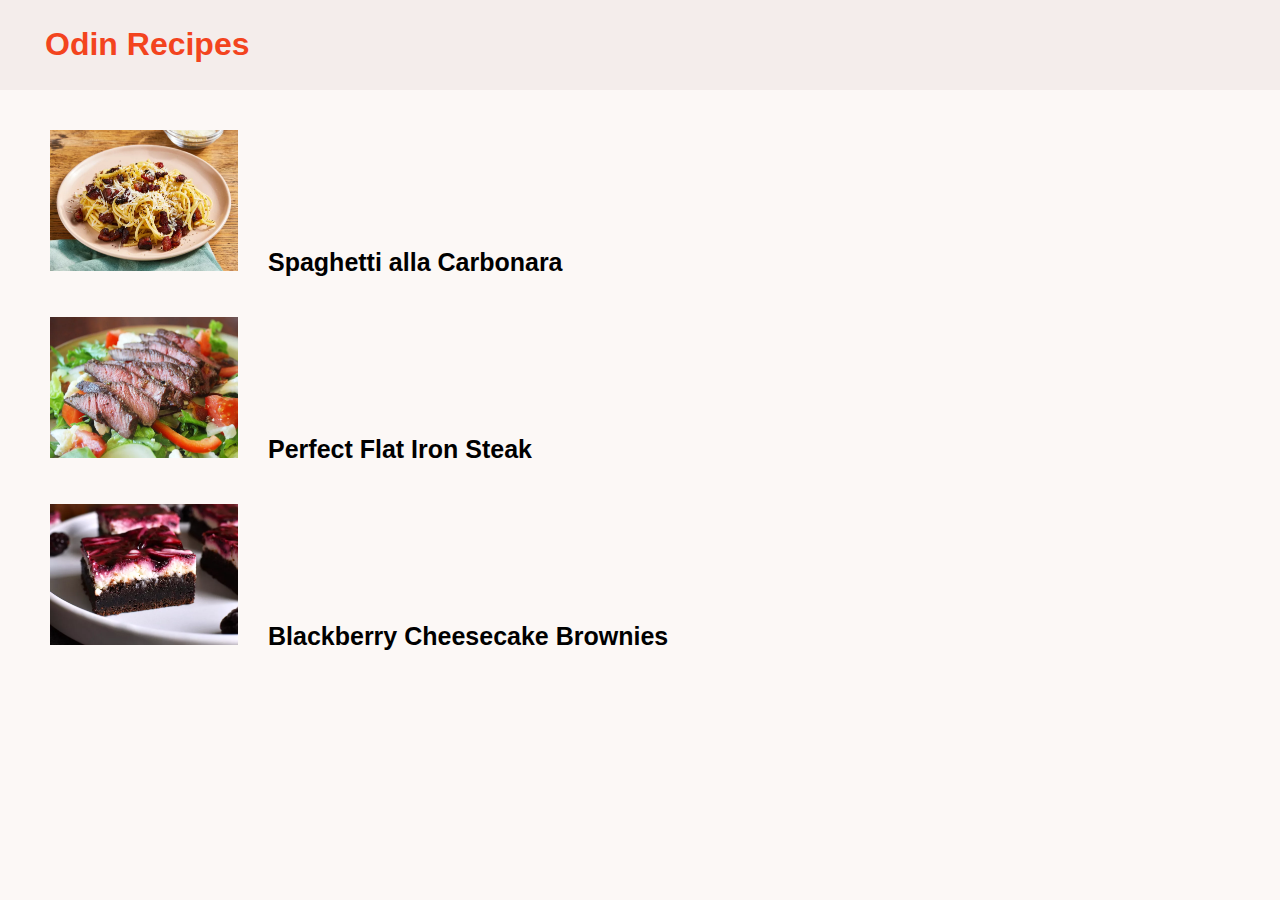
<file: index.html>
<!DOCTYPE html>
<html lang="en">
<head>
    <meta charset="UTF-8">
    <meta name="viewport" content="width=device-width, initial-scale=1.0">
    <title>Odin Recipes</title>
    <link rel="stylesheet" href="./css/landing.css">
</head>
<body>

    <div class="landing-page">

        <div class="title">
            <h1>Odin Recipes</h1>
        </div>
        
        
        <ul class="recipes">
            <li>
                <div class="recipe1">
                    <a href="./recipes/spaghetti-alla-carbonara.html"><img src="./images/carbonara.webp" alt="A delicious spaghetti alla carbonara"  height="141" width="188"><span>Spaghetti alla Carbonara</span></a>
                    </div>
            </li>
            <li>
                <div class="recipe2">
                    <a href="./recipes/flat-iron-steak.html"><img src="./images/steak.webp" alt="flat iron steak" width="188" height="141"><span>Perfect Flat Iron Steak</span></a>
                    </div>
            </li>
            <li>
                <div class="recipe3">
                    
                    <a href="./recipes/blackberry-cheesecake-brownies.html"><img src="./images/dessert.webp" alt="Blackberry Cheesecake Brownies" width="188" height="141"><span>Blackberry Cheesecake Brownies</span></a>
                </div>
            </li>
        </ul>
        
    </div>


</body>
</html>
</file>
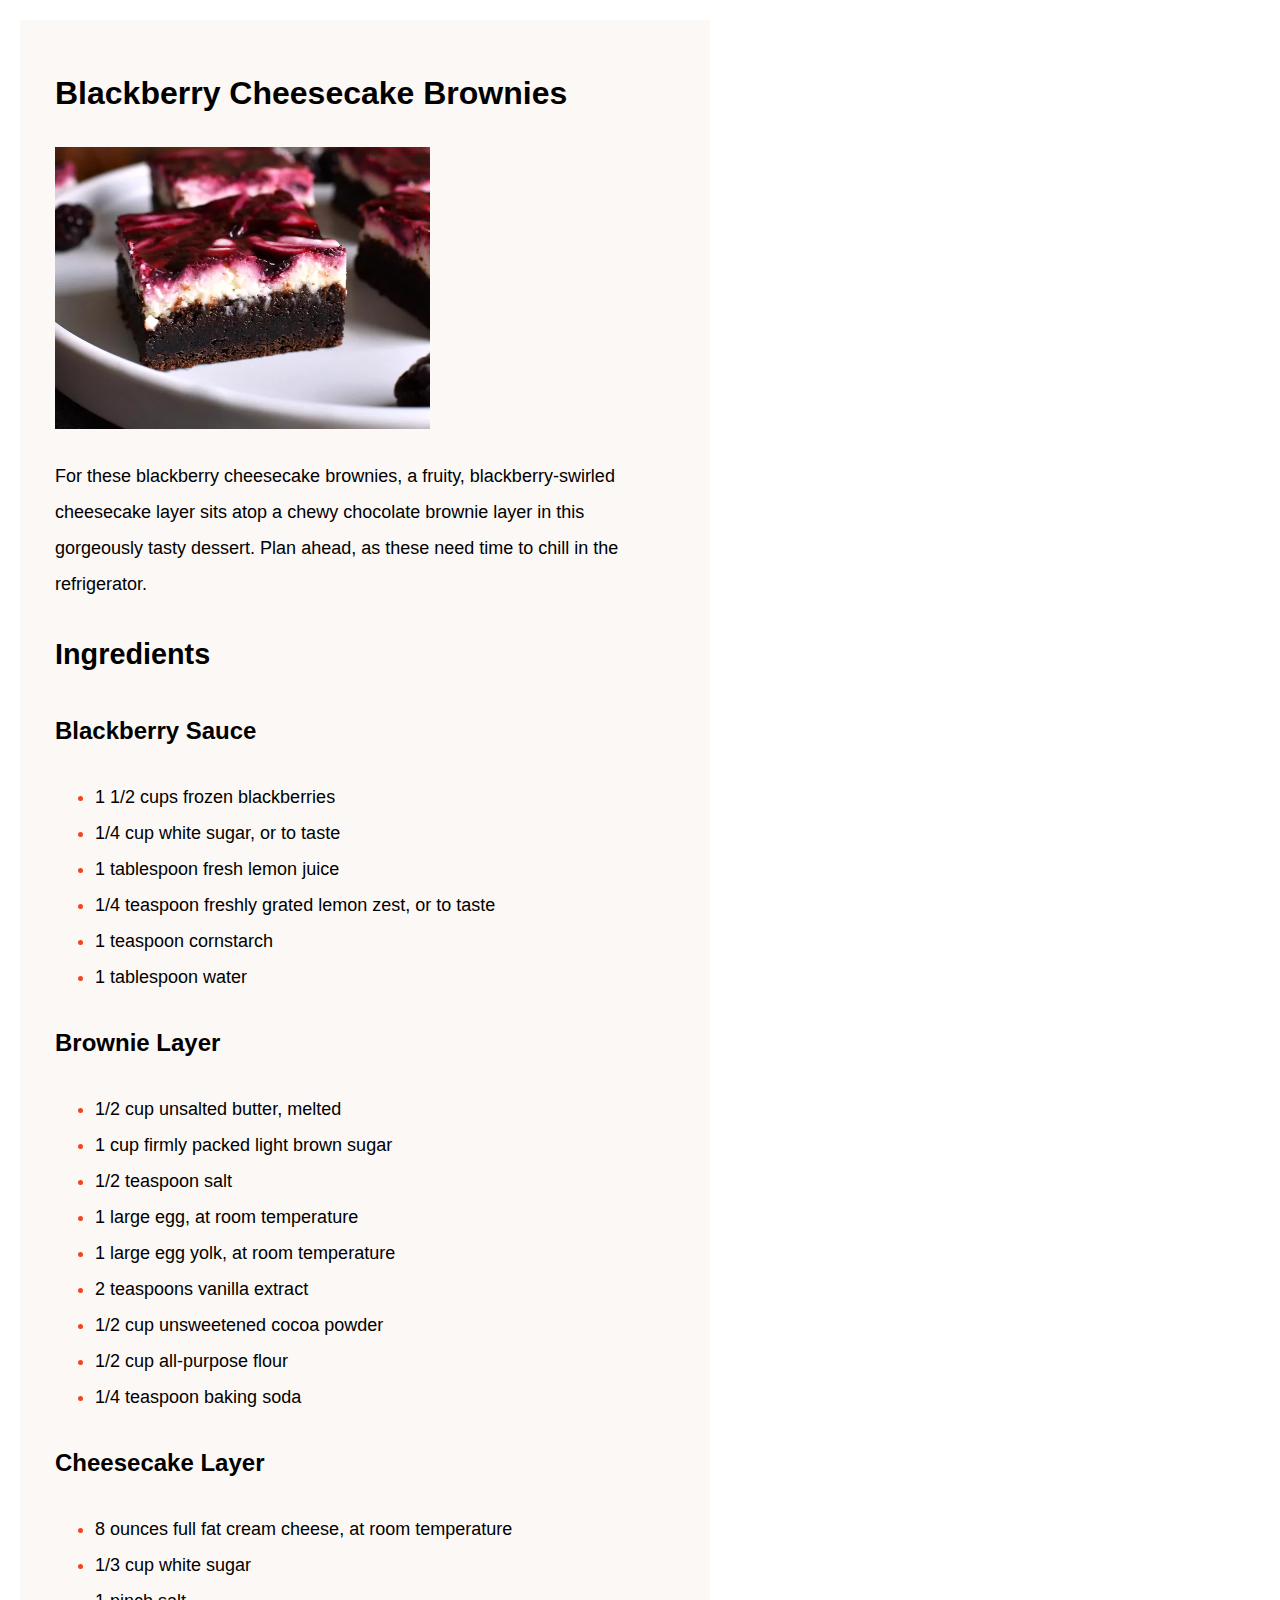
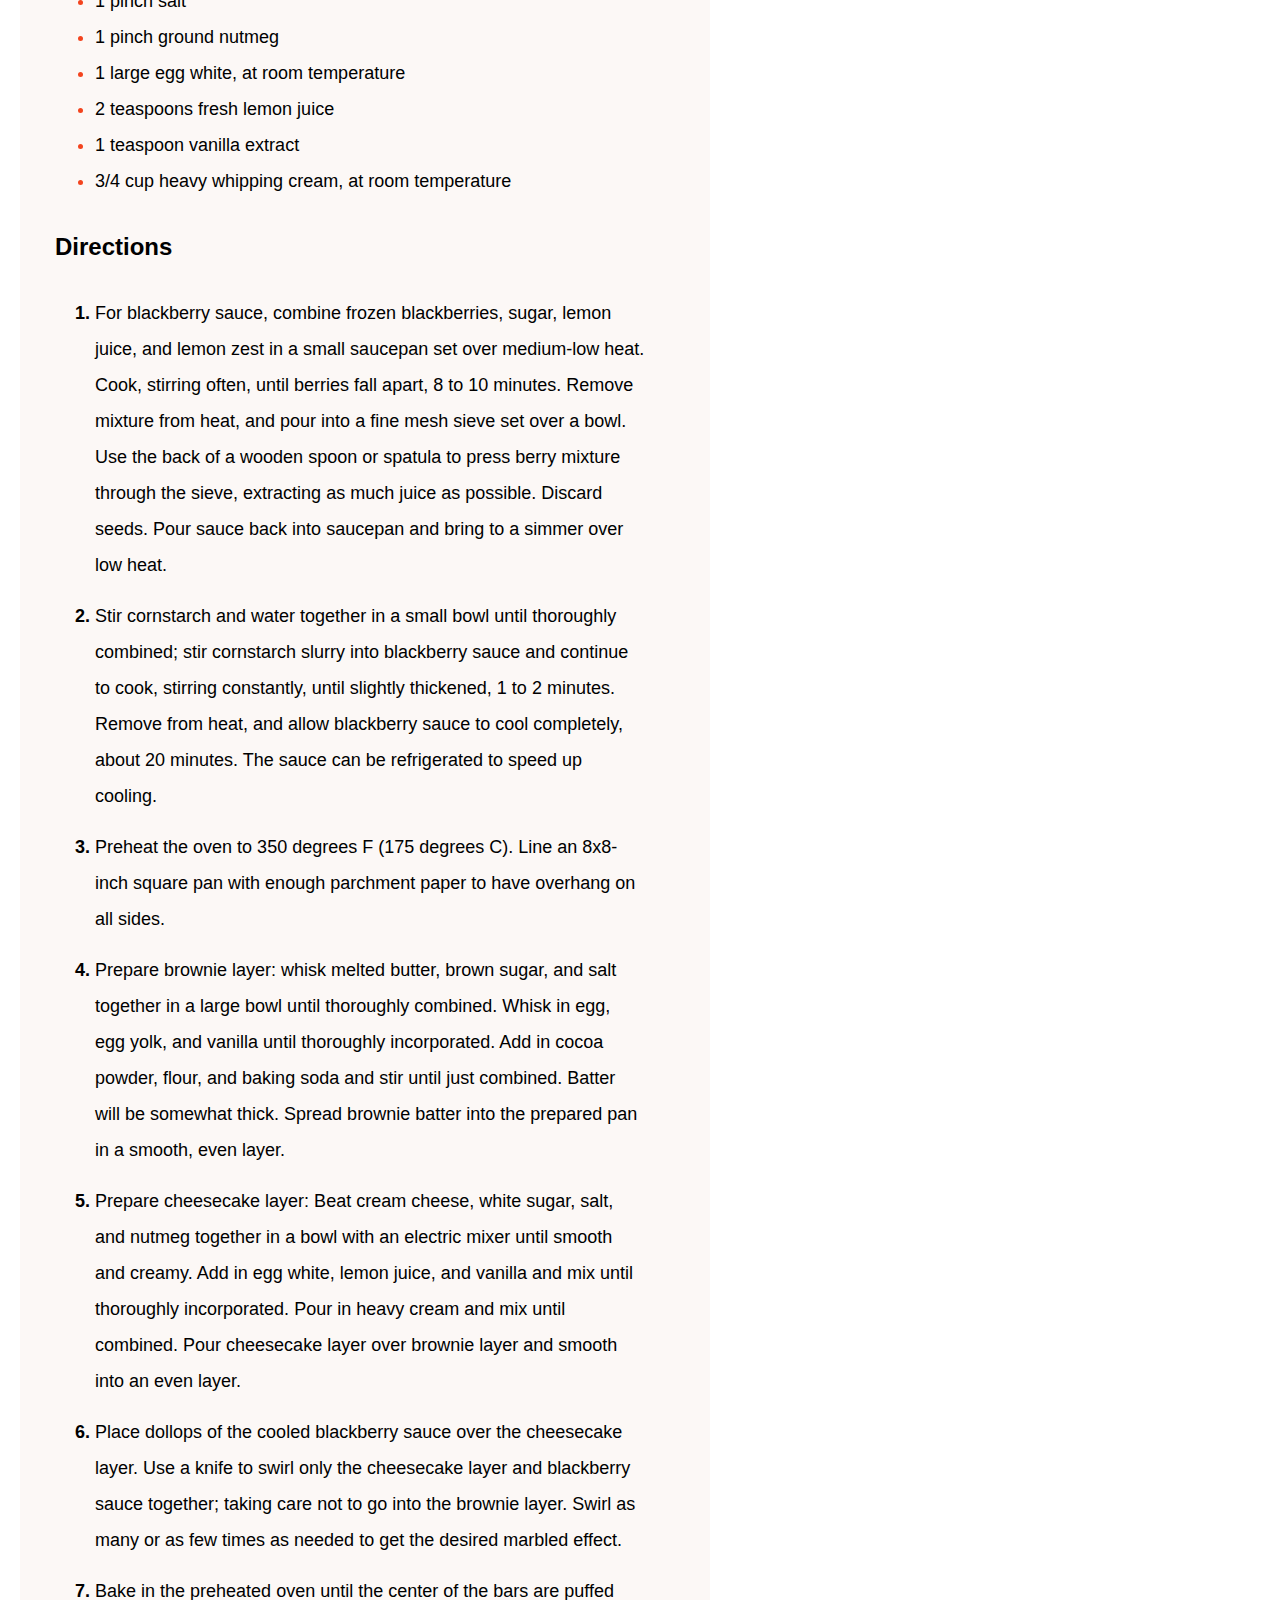
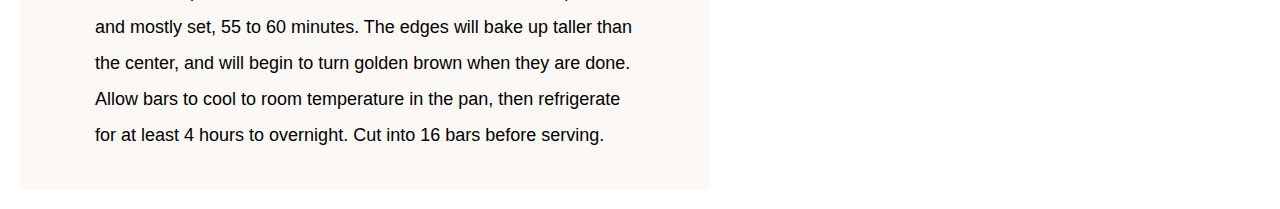
<file: recipes/blackberry-cheesecake-brownies.html>
<!DOCTYPE html>
<html lang="en">

    <head>
        <meta charset="UTF-8">
        <meta name="viewport" content="width=device-width, initial-scale=1.0">
        <title>Blackberry Cheesecake Brownies</title>
        <link rel="stylesheet" href="../css/recipes.css">
    </head>

    <body>
        <div class="recipes">
            <div class="description">
                <h1>Blackberry Cheesecake Brownies</h1>
                <img src="../images/dessert.webp" alt="Blackberry Cheesecake Brownies" width="375" height="282">
                <p>For these blackberry cheesecake brownies, a fruity, blackberry-swirled cheesecake layer sits atop a chewy
                    chocolate brownie layer in this gorgeously tasty dessert. Plan ahead, as these need time to chill in the
                    refrigerator.</p>
            </div>
            
            <div class="ingredients">
                <span><h2>Ingredients</h2></span>
                <h3>Blackberry Sauce</h3>
                <ul>
                    <li>1 1/2 cups frozen blackberries</li>
                    <li>1/4 cup white sugar, or to taste</li>
                    <li>1 tablespoon fresh lemon juice</li>
                    <li>1/4 teaspoon freshly grated lemon zest, or to taste</li>
                    <li>1 teaspoon cornstarch</li>
                    <li>1 tablespoon water</li>
                </ul>
                <h3>Brownie Layer</h3>
                <ul>
                    <li>1/2 cup unsalted butter, melted</li>
                    <li>1 cup firmly packed light brown sugar</li>
                    <li>1/2 teaspoon salt</li>
                    <li>1 large egg, at room temperature</li>
                    <li>1 large egg yolk, at room temperature</li>
                    <li>2 teaspoons vanilla extract</li>
                    <li>1/2 cup unsweetened cocoa powder</li>
                    <li>1/2 cup all-purpose flour</li>
                    <li>1/4 teaspoon baking soda</li>
                </ul>
                <h3>Cheesecake Layer</h3>
                <ul>
                    <li>8 ounces full fat cream cheese, at room temperature</li>
                    <li>1/3 cup white sugar</li>
                    <li>1 pinch salt</li>
                    <li>1 pinch ground nutmeg</li>
                    <li>1 large egg white, at room temperature</li>
                    <li>2 teaspoons fresh lemon juice</li>
                    <li>1 teaspoon vanilla extract</li>
                    <li>3/4 cup heavy whipping cream, at room temperature</li>
                </ul>
            </div>
            
            <div class="directions">
                <h3>Directions</h3>
                <ol>
                    <li>For blackberry sauce, combine frozen blackberries, sugar, lemon juice, and lemon zest in a small
                        saucepan set over medium-low heat. Cook, stirring often, until berries fall apart, 8 to 10 minutes.
                        Remove mixture from heat, and pour into a fine mesh sieve set over a bowl. Use the back of a wooden
                        spoon or spatula to press berry mixture through the sieve, extracting as much juice as possible. Discard
                        seeds. Pour sauce back into saucepan and bring to a simmer over low heat.</li>
                    <li>Stir cornstarch and water together in a small bowl until thoroughly combined; stir cornstarch slurry
                        into blackberry sauce and continue to cook, stirring constantly, until slightly thickened, 1 to 2
                        minutes. Remove from heat, and allow blackberry sauce to cool completely, about 20 minutes. The sauce
                        can be refrigerated to speed up cooling.</li>
                    <li>Preheat the oven to 350 degrees F (175 degrees C). Line an 8x8-inch square pan with enough parchment
                        paper to have overhang on all sides.</li>
                    <li>Prepare brownie layer: whisk melted butter, brown sugar, and salt together in a large bowl until
                        thoroughly combined. Whisk in egg, egg yolk, and vanilla until thoroughly incorporated. Add in cocoa
                        powder, flour, and baking soda and stir until just combined. Batter will be somewhat thick. Spread
                        brownie batter into the prepared pan in a smooth, even layer.</li>
                    <li>Prepare cheesecake layer: Beat cream cheese, white sugar, salt, and nutmeg together in a bowl with an
                        electric mixer until smooth and creamy. Add in egg white, lemon juice, and vanilla and mix until
                        thoroughly incorporated. Pour in heavy cream and mix until combined. Pour cheesecake layer over brownie
                        layer and smooth into an even layer.</li>
                    <li>Place dollops of the cooled blackberry sauce over the cheesecake layer. Use a knife to swirl only the
                        cheesecake layer and blackberry sauce together; taking care not to go into the brownie layer. Swirl as
                        many or as few times as needed to get the desired marbled effect.</li>
                    <li>Bake in the preheated oven until the center of the bars are puffed and mostly set, 55 to 60 minutes. The
                        edges will bake up taller than the center, and will begin to turn golden brown when they are done. Allow
                        bars to cool to room temperature in the pan, then refrigerate for at least 4 hours to overnight. Cut
                        into 16 bars before serving.</li>
                </ol>
            </div>
        </div>

    </body>

</html>
</file>
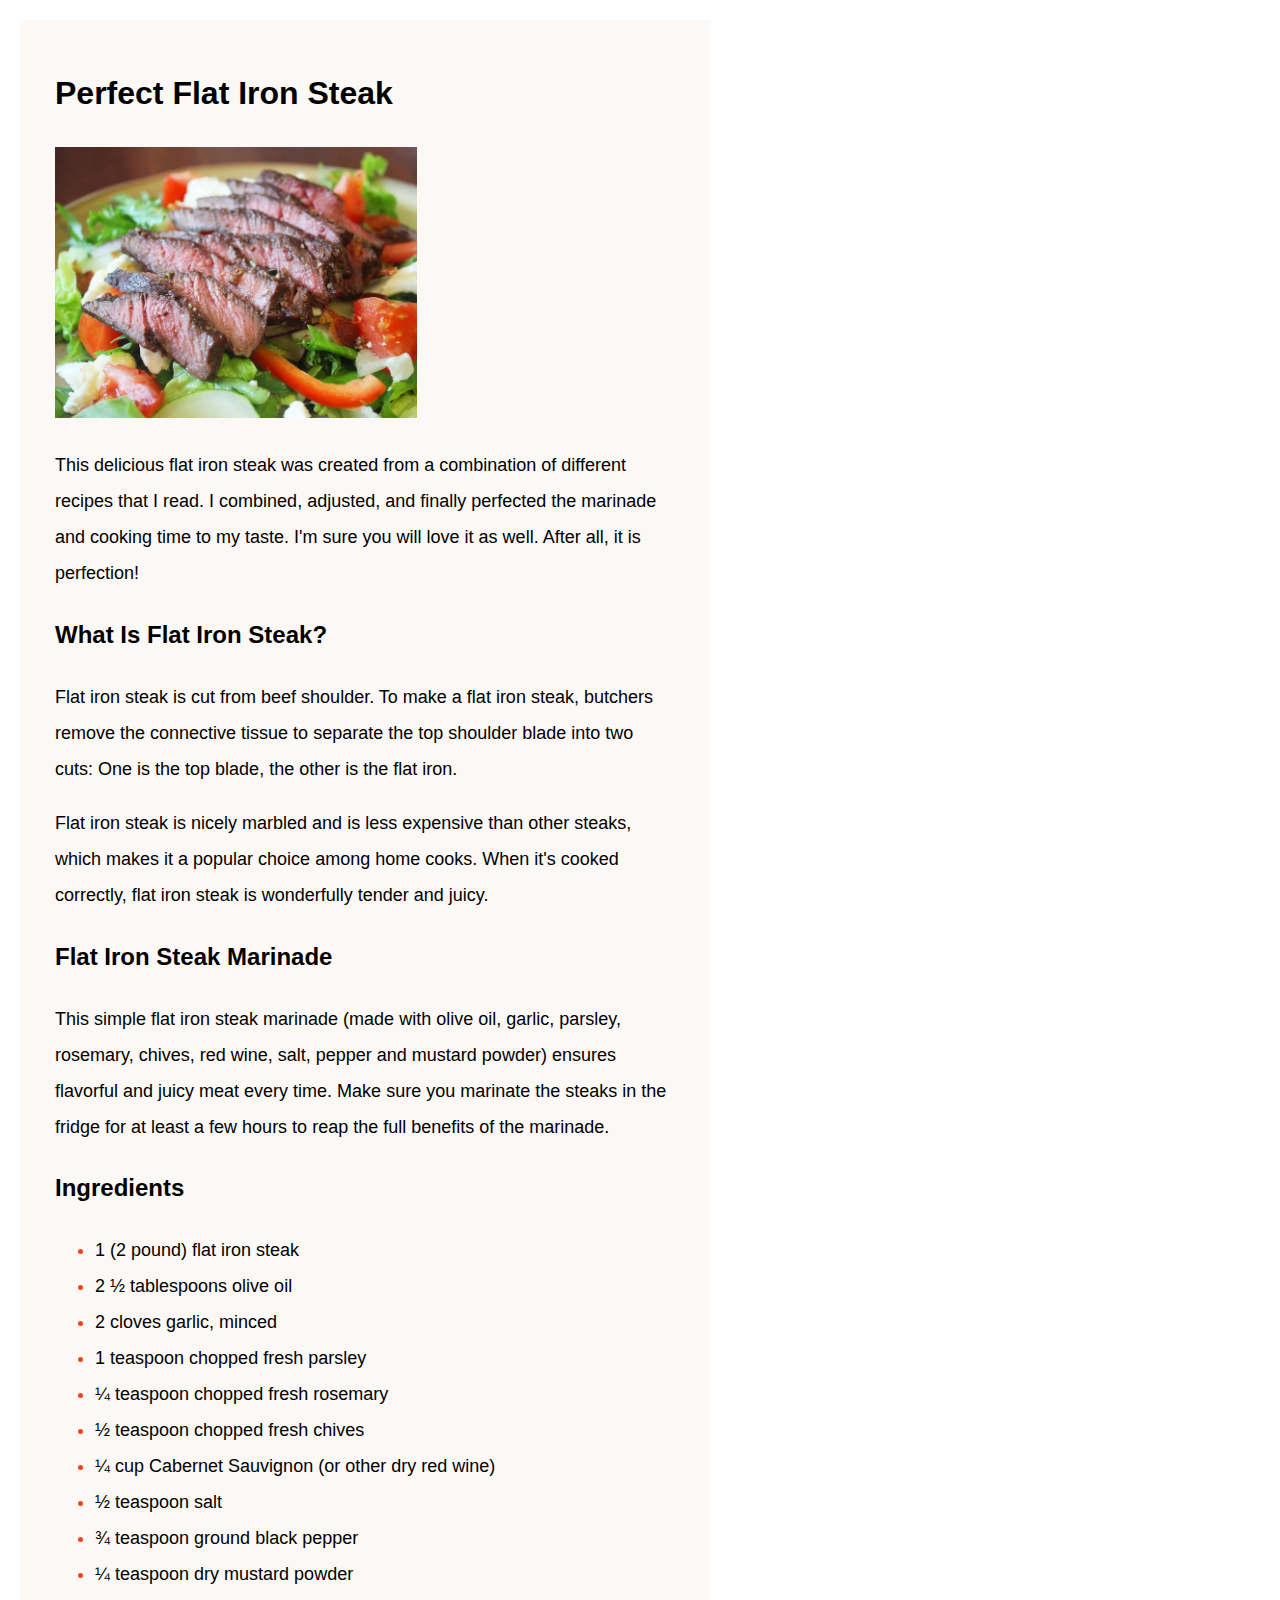
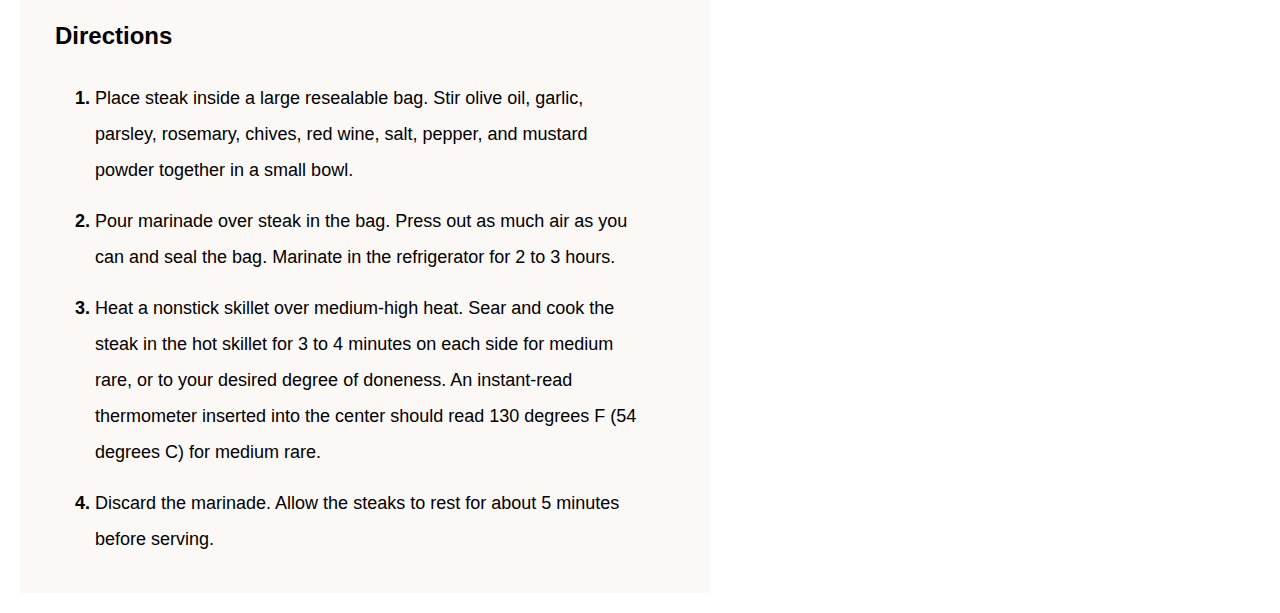
<file: recipes/flat-iron-steak.html>
<!DOCTYPE html>
<html lang="en">

    <head>
        <meta charset="UTF-8">
        <meta name="viewport" content="width=device-width, initial-scale=1.0">
        <title>Perfect Flat Iron Steak</title>
        <link rel="stylesheet" href="../css/recipes.css">
    </head>

    <body>

        <div class="recipes">
            <h1>Perfect Flat Iron Steak</h1>
        <img src="../images/steak.webp" alt="flat iron steak" width="362" height="271">

        <div class="description">
            <p>This delicious flat iron steak was created from a combination of different recipes that I read. I combined,
                adjusted, and finally perfected the marinade and cooking time to my taste. I'm sure you will love it as well.
                After all, it is perfection!</p>
        
            <h2>What Is Flat Iron Steak?</h2>
            <p>Flat iron steak is cut from beef shoulder. To make a flat iron steak, butchers remove the connective tissue to
                separate the top shoulder blade into two cuts: One is the top blade, the other is the flat iron.</p>
            <p>Flat iron steak is nicely marbled and is less expensive than other steaks, which makes it a popular choice among
                home cooks. When it's cooked correctly, flat iron steak is wonderfully tender and juicy.</p>
        
            <h2>Flat Iron Steak Marinade</h2>
            <p>This simple flat iron steak marinade (made with olive oil, garlic, parsley, rosemary, chives, red wine, salt,
                pepper and mustard powder) ensures flavorful and juicy meat every time. Make sure you marinate the steaks in the
                fridge for at least a few hours to reap the full benefits of the marinade.</p>
        </div>

        

        <div class="ingredients">
            <h2>Ingredients</h2>
            <ul>
                <li>1 (2 pound) flat iron steak</li>
                <li>2 ½ tablespoons olive oil</li>
                <li>2 cloves garlic, minced</li>
                <li>1 teaspoon chopped fresh parsley</li>
                <li>¼ teaspoon chopped fresh rosemary</li>
                <li>½ teaspoon chopped fresh chives</li>
                <li>¼ cup Cabernet Sauvignon (or other dry red wine)</li>
                <li>½ teaspoon salt</li>
                <li>¾ teaspoon ground black pepper</li>
                <li>¼ teaspoon dry mustard powder</li>
        
            </ul>
        </div>

        <div class="directions">
            <h2>Directions</h2>
        
            <ol>
                <li>Place steak inside a large resealable bag. Stir olive oil, garlic, parsley, rosemary, chives, red wine,
                    salt, pepper, and mustard powder together in a small bowl.</li>
                <li>Pour marinade over steak in the bag. Press out as much air as you can and seal the bag. Marinate in the
                    refrigerator for 2 to 3 hours.</li>
                <li>Heat a nonstick skillet over medium-high heat. Sear and cook the steak in the hot skillet for 3 to 4 minutes
                    on each side for medium rare, or to your desired degree of doneness. An instant-read thermometer inserted
                    into the center should read 130 degrees F (54 degrees C) for medium rare.</li>
                <li>Discard the marinade. Allow the steaks to rest for about 5 minutes before serving.</li>
            </ol>
        </div>
        </div>
        
    </body>

</html>
</file>
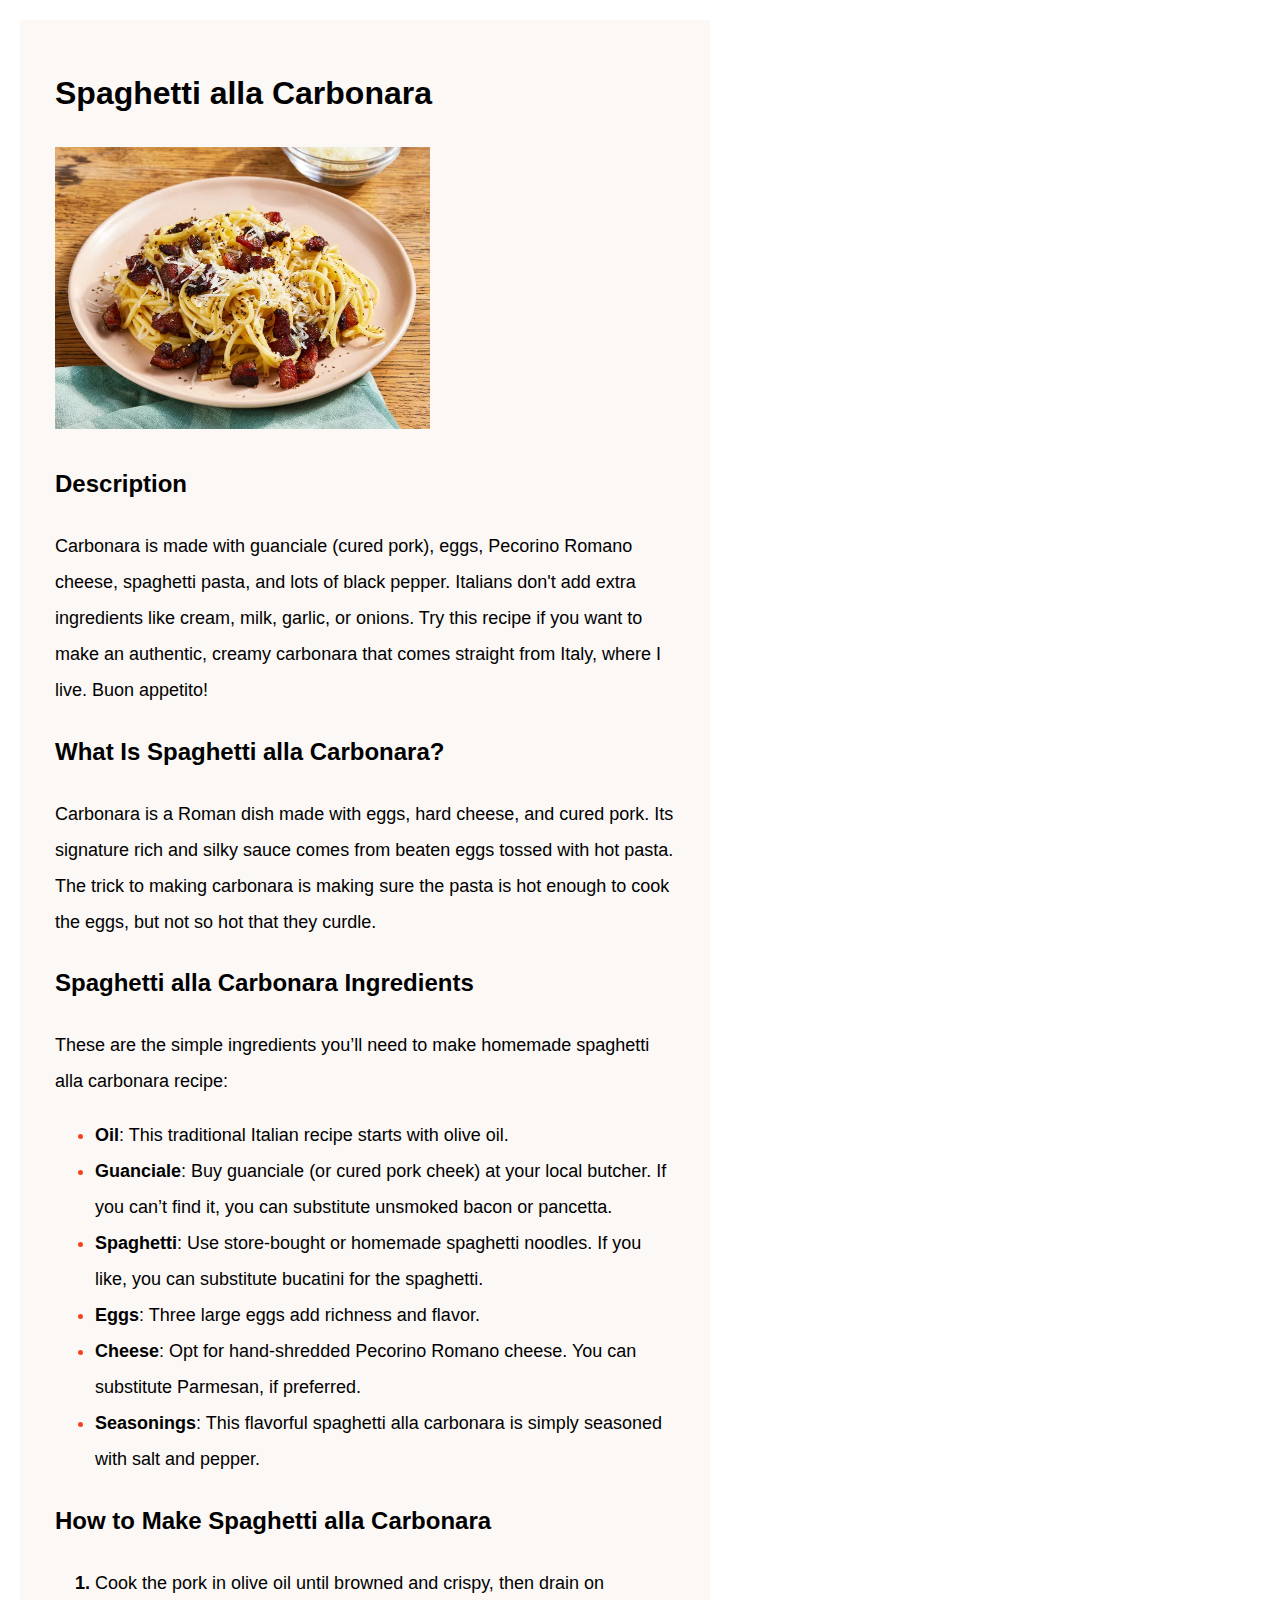
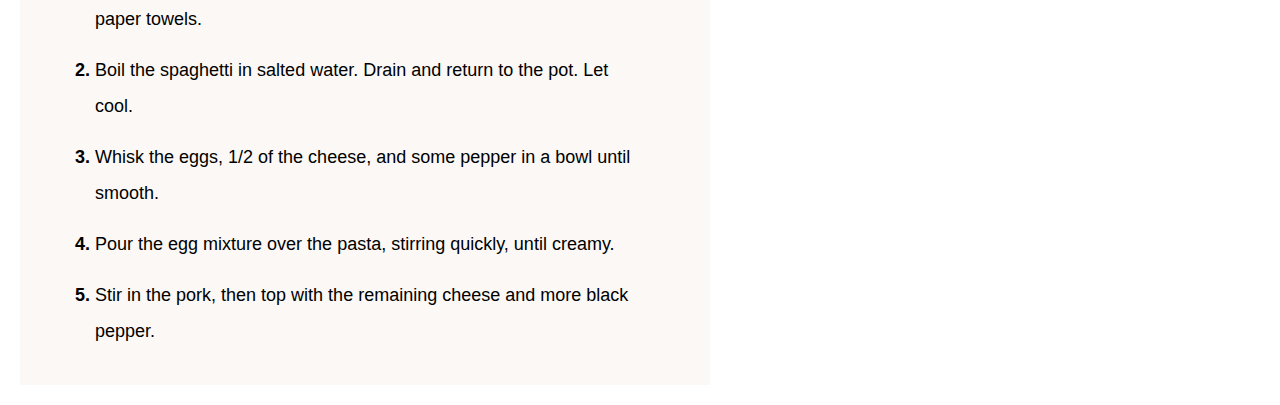
<file: recipes/spaghetti-alla-carbonara.html>
<!DOCTYPE html>
<html lang="en">

<head>
    <meta charset="UTF-8">
    <meta name="viewport" content="width=device-width, initial-scale=1.0">
    <title>Spaghetti alla Carbonara</title>
    <link rel="stylesheet" href="../css/recipes.css">
</head>

<body>

    <div class="recipes">
        <h1>Spaghetti alla Carbonara</h1>

        <img src="../images/carbonara.webp" alt="A delicious spaghetti alla carbonara" height="282" width="375">

        <div class="description">
            <h2>Description</h2>

            <p>Carbonara is made with guanciale (cured pork), eggs, Pecorino Romano cheese, spaghetti pasta, and lots of
                black
                pepper. Italians don't add extra ingredients like cream, milk, garlic, or onions. Try this recipe if you
                want to
                make an authentic, creamy carbonara that comes straight from Italy, where I live. Buon appetito!</p>

            <h2>What Is Spaghetti alla Carbonara?</h2>

            <p>Carbonara is a Roman dish made with eggs, hard cheese, and cured pork. Its signature rich and silky sauce
                comes
                from beaten eggs tossed with hot pasta. The trick to making carbonara is making sure the pasta is hot
                enough
                to
                cook the eggs, but not so hot that they curdle. </p>
        </div>

        <div class="ingredients">
            <h2>Spaghetti alla Carbonara Ingredients</h2>
            <p>These are the simple ingredients you’ll need to make homemade spaghetti alla carbonara recipe: </p>

            <ul>
                <li><b>Oil</b>: This traditional Italian recipe starts with olive oil.</li>
                <li><b>Guanciale</b>: Buy guanciale (or cured pork cheek) at your local butcher. If you can’t find it,
                    you
                    can
                    substitute unsmoked bacon or pancetta.</li>
                <li><b>Spaghetti</b>: Use store-bought or homemade spaghetti noodles. If you like, you can substitute
                    bucatini
                    for the spaghetti. </li>
                <li><b>Eggs</b>: Three large eggs add richness and flavor.</li>
                <li><b>Cheese</b>: Opt for hand-shredded Pecorino Romano cheese. You can substitute Parmesan, if
                    preferred.
                </li>
                <li><b>Seasonings</b>: This flavorful spaghetti alla carbonara is simply seasoned with salt and pepper.
                </li>
            </ul>

        </div>
        <div class="directions">
            <h2>How to Make Spaghetti alla Carbonara</h2>
            <ol>
                <li>Cook the pork in olive oil until browned and crispy, then drain on paper towels.</li>
                <li>Boil the spaghetti in salted water. Drain and return to the pot. Let cool.</li>
                <li>Whisk the eggs, 1/2 of the cheese, and some pepper in a bowl until smooth.</li>
                <li>Pour the egg mixture over the pasta, stirring quickly, until creamy.</li>
                <li>Stir in the pork, then top with the remaining cheese and more black pepper.</li>
            </ol>
        </div>

    </div>




</body>

</html>
</file>
<file: css/landing.css>
body{
  background-color: rgb(252, 248, 246);
  margin: 0px auto;
}

.title{
  width: 100%;
  margin: auto;
  background-color: rgb(244, 237, 235);
  color: rgb(243, 68, 30);
  font-family: Arial, Verdana, Helvetica, sans-serif;
  padding: 5px 45px;
  
}

.recipes {
  list-style-type: none;
  text-decoration: none;
}

.recipe1, .recipe2, .recipe3{
  margin-top: 40px;
  margin-bottom: 15px;
}

a{
  display: inline-block;
  text-decoration: none;
  color: black;
  font-size: 25px;
  font-weight: bold;
  font-family: Arial, Verdana, Helvetica, sans-serif;
  margin-left: 10px;
}

a:hover{
  text-decoration: underline;
  text-decoration-color: red;
}


img{
  display: inline-block;
  margin-right: 30px;
}
</file>
<file: css/recipes.css>
*{
  font-family: Arial, Verdana, Helvetica, sans-serif;
  line-height: 2;
}
  
body{
  margin: 20px;
}

.recipes{
  background-color: rgb(252, 248, 246);
  width: 50%;
  padding: 20px 35px;
}

p,li{
  font-size: large;
}

span{
  font-size: 1.2rem;
}
h3{
  font-size: 1.5rem;
}

ul li::marker{
  color: rgb(243, 68, 30);
}

ol li::marker{
  font-size: large;
  font-weight: bolder;
}

ol li{
  margin-bottom: 15px;
  padding-right: 30px;
}
</file>
